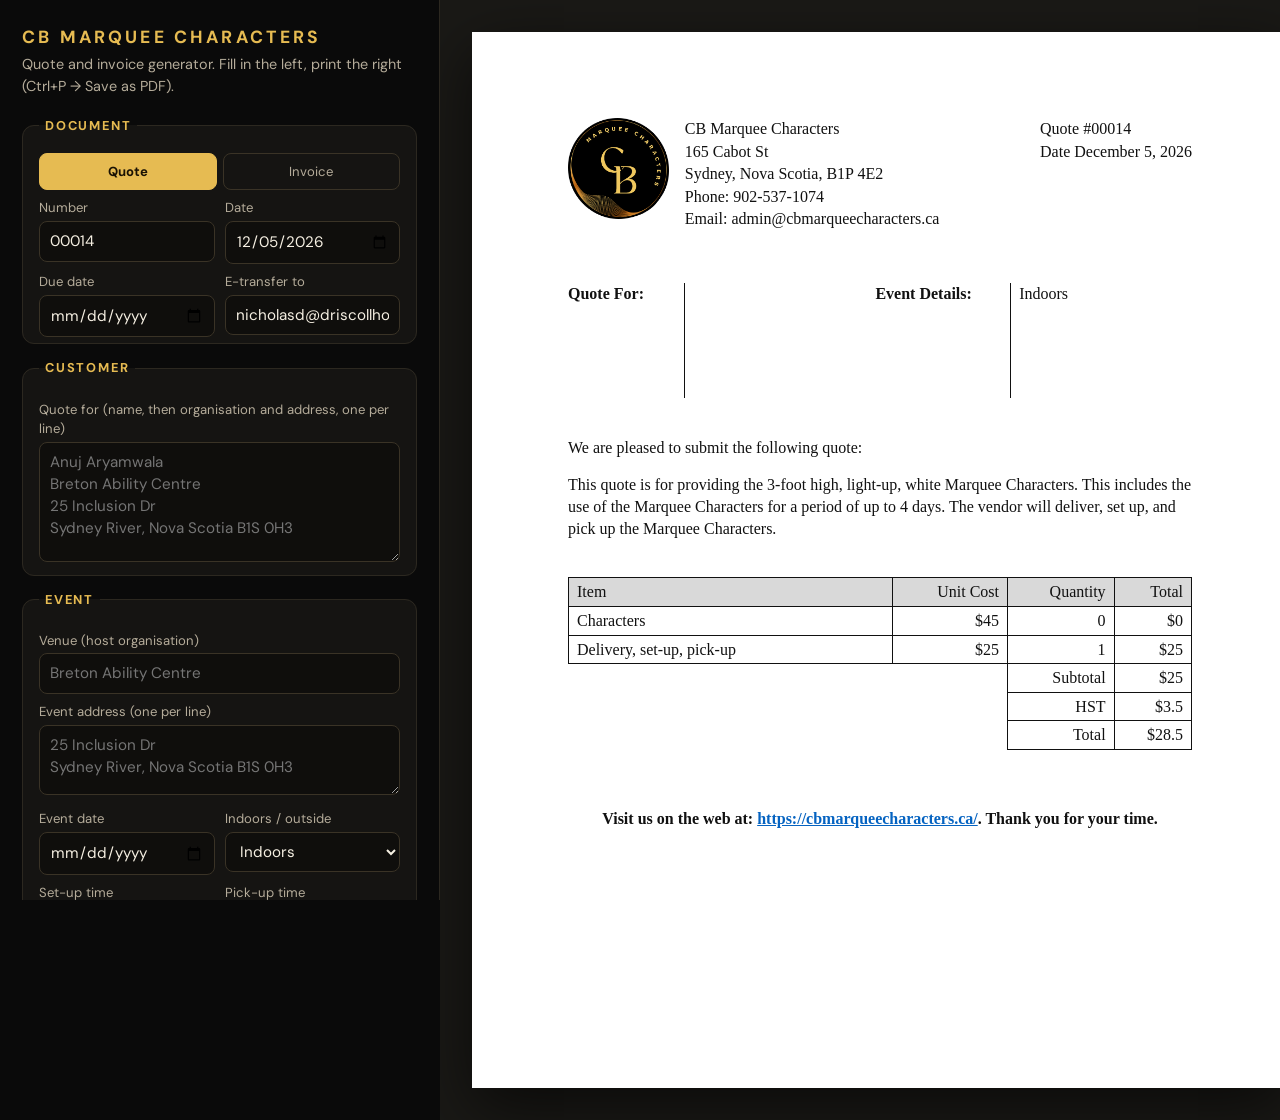
<file: quote/index.html>
<!doctype html>
<html lang="en-CA">
<head>
  <meta charset="utf-8">
  <meta name="viewport" content="width=device-width, initial-scale=1">
  <meta name="robots" content="noindex, nofollow">
  <title>Quote generator</title>
  <link rel="icon" href="../images/favicon.png" type="image/png">
  <link rel="preconnect" href="https://fonts.googleapis.com">
  <link rel="preconnect" href="https://fonts.gstatic.com" crossorigin>
  <link href="https://fonts.googleapis.com/css2?family=DM+Sans:opsz,wght@9..40,400;9..40,500;9..40,700&display=swap" rel="stylesheet">
  <style>
    :root {
      --black: #0a0a0a; --raised: #151412; --line: #2c2820; --text: #f5efe2; --muted: #b5ac9a;
      --gold: #e6bb52; --gold-ink: #1a1204;
    }
    * { box-sizing: border-box; }
    body { margin: 0; background: var(--black); color: var(--text); font: 15px/1.5 "DM Sans", system-ui, sans-serif; }
    .app { display: grid; grid-template-columns: minmax(320px, 440px) 1fr; min-height: 100vh; }
    .panel { padding: 24px 22px 60px; border-right: 1px solid var(--line); overflow-y: auto; max-height: 100vh; position: sticky; top: 0; }
    .panel h1 { font-size: 1.1rem; letter-spacing: 0.18em; text-transform: uppercase; color: var(--gold); margin: 0 0 4px; }
    .panel p.hint { color: var(--muted); font-size: 0.9rem; margin: 0 0 18px; }
    fieldset { border: 1px solid var(--line); border-radius: 12px; padding: 14px 16px 6px; margin: 0 0 14px; background: var(--raised); }
    legend { padding: 0 6px; color: var(--gold); font-weight: 700; font-size: 0.8rem; letter-spacing: 0.14em; text-transform: uppercase; }
    label { display: block; font-size: 0.82rem; color: var(--muted); margin: 8px 0 3px; }
    input, select, textarea { width: 100%; background: #0f0e0c; color: var(--text); border: 1px solid #3a3326; border-radius: 8px; padding: 8px 10px; font: inherit; font-size: 0.95rem; }
    input:focus, select:focus, textarea:focus { outline: 2px solid var(--gold); outline-offset: 0; border-color: var(--gold); }
    textarea { min-height: 120px; resize: vertical; line-height: 1.45; }
    .row { display: grid; grid-template-columns: 1fr 1fr; gap: 10px; }
    .row3 { display: grid; grid-template-columns: 1fr 1fr 1fr; gap: 10px; }
    .seg { display: flex; gap: 6px; margin-top: 4px; }
    .seg label { flex: 1; margin: 0; }
    .seg input { display: none; }
    .seg span { display: block; text-align: center; padding: 8px; border: 1px solid #3a3326; border-radius: 8px; cursor: pointer; color: var(--muted); }
    .seg input:checked + span { background: var(--gold); color: var(--gold-ink); border-color: var(--gold); font-weight: 700; }
    .check { display: flex; align-items: center; gap: 8px; margin: 10px 0 6px; color: var(--text); font-size: 0.92rem; }
    .check input { width: auto; }
    .actions { display: flex; gap: 10px; flex-wrap: wrap; margin-top: 6px; }
    button { font: inherit; font-weight: 700; border-radius: 999px; padding: 11px 20px; cursor: pointer; border: 1px solid var(--gold); background: var(--gold); color: var(--gold-ink); }
    button.ghost { background: transparent; color: var(--text); border-color: #5a4c2c; }
    .totals { font-size: 0.9rem; color: var(--muted); margin-top: 10px; }
    .totals strong { color: var(--gold); font-size: 1.05rem; }
    fieldset.private { border-style: dashed; border-color: #5a4c2c; }
    .maplink { display: block; padding: 8px 10px; border: 1px solid #3a3326; border-radius: 8px; color: var(--gold); text-decoration: none; font-size: 0.9rem; text-align: center; }
    .maplink:hover { border-color: var(--gold); }

    .preview-wrap { padding: 32px; overflow: auto; background: #1a1916; }
    /* The document: US Letter, 1" margins, like the Word originals. */
    .doc { width: 8.5in; min-height: 11in; margin: 0 auto; background: #fff; color: #111; padding: 0.9in 1in 0.8in; font: 12pt/1.35 Cambria, "Times New Roman", Georgia, serif; box-shadow: 0 20px 60px rgba(0,0,0,0.6); }
    .doc .head { display: flex; justify-content: space-between; align-items: flex-start; gap: 24px; }
    .doc .from { display: flex; gap: 16px; align-items: flex-start; }
    .doc .from img { width: 1.05in; height: 1.05in; }
    .doc .from div, .doc .meta { line-height: 1.4; }
    .doc .meta { text-align: left; white-space: nowrap; }
    .doc .parties { display: grid; grid-template-columns: 1.1in 1fr 1.3in 1fr; gap: 0 10px; margin-top: 0.55in; }
    .doc .parties b { font-weight: 700; }
    .doc .parties .col { border-left: 1px solid #111; padding-left: 8px; min-height: 1.2in; white-space: pre-line; }
    .doc .intro { margin-top: 0.4in; }
    .doc .body { margin-top: 10px; text-align: left; }
    .doc .body em { font-style: italic; }
    .doc table { border-collapse: collapse; margin: 0.4in 0 0 auto; width: 100%; }
    .doc th, .doc td { border: 1px solid #111; padding: 3px 8px; }
    .doc th { background: #d9d9d9; font-weight: 400; text-align: left; }
    .doc td.n, .doc th.n { text-align: right; }
    .doc tr.sum td { border: none; }
    .doc tr.sum td.lbl { text-align: right; border: 1px solid #111; }
    .doc tr.sum td.n { border: 1px solid #111; }
    .doc .pay { margin-top: 0.3in; }
    .doc .foot { margin-top: 0.6in; text-align: center; font-weight: 700; }
    .doc .foot a { color: #0563c1; }

    @media (max-width: 980px) { .app { grid-template-columns: 1fr; } .panel { position: static; max-height: none; border-right: 0; border-bottom: 1px solid var(--line); } .preview-wrap { padding: 16px; } .doc { transform-origin: top left; } }
    @media print {
      @page { size: letter; margin: 0; }
      body { background: #fff; }
      .app { display: block; }
      .panel { display: none !important; }
      .preview-wrap { padding: 0; background: #fff; overflow: visible; }
      .doc { box-shadow: none; margin: 0; min-height: auto; }
    }
  </style>
</head>
<body>
<div class="app">
  <aside class="panel">
    <h1>CB Marquee Characters</h1>
    <p class="hint">Quote and invoice generator. Fill in the left, print the right (Ctrl+P → Save as PDF).</p>

    <fieldset>
      <legend>Document</legend>
      <div class="seg">
        <label><input type="radio" name="kind" value="Quote" checked><span>Quote</span></label>
        <label><input type="radio" name="kind" value="Invoice"><span>Invoice</span></label>
      </div>
      <div class="row">
        <div><label for="num">Number</label><input id="num" inputmode="numeric" placeholder="00014"></div>
        <div><label for="date">Date</label><input id="date" type="date"></div>
      </div>
      <div class="row" id="due-row" hidden>
        <div><label for="due">Due date</label><input id="due" type="date"></div>
        <div><label for="etransfer">E-transfer to</label><input id="etransfer" value="nicholasd@driscollholdingsinc.com"></div>
      </div>
    </fieldset>

    <fieldset>
      <legend>Customer</legend>
      <label for="cust">Quote for (name, then organisation and address, one per line)</label>
      <textarea id="cust" placeholder="Anuj Aryamwala&#10;Breton Ability Centre&#10;25 Inclusion Dr&#10;Sydney River, Nova Scotia B1S 0H3"></textarea>
    </fieldset>

    <fieldset>
      <legend>Event</legend>
      <label for="venue">Venue (host organisation)</label><input id="venue" placeholder="Breton Ability Centre">
      <label for="addr">Event address (one per line)</label><textarea id="addr" style="min-height:70px" placeholder="25 Inclusion Dr&#10;Sydney River, Nova Scotia B1S 0H3"></textarea>
      <div class="row">
        <div><label for="edate">Event date</label><input id="edate" type="date"></div>
        <div><label for="where">Indoors / outside</label>
          <select id="where"><option>Indoors</option><option>Outside</option></select></div>
      </div>
      <div class="row">
        <div><label for="setup">Set-up time</label><input id="setup" placeholder="11:00 am"></div>
        <div><label for="pickup">Pick-up time</label><input id="pickup" placeholder="TBD"></div>
      </div>
    </fieldset>

    <fieldset>
      <legend>Characters</legend>
      <label for="word">What they'll spell</label><input id="word" placeholder="50 YEARS" autocapitalize="characters">
      <div class="row">
        <div><label for="size">Size (letters are 3-foot, numbers 4-foot)</label>
          <select id="size"><option value="3-foot">3-foot</option><option value="4-foot">4-foot</option><option value="3-foot and 4-foot">3-foot and 4-foot</option></select></div>
        <div><label for="qty">Quantity</label><input id="qty" type="number" min="0" step="1"></div>
      </div>
      <div class="row3">
        <div><label for="price">List price</label><input id="price" type="number" value="45" step="1"></div>
        <div><label for="disc">Discount / char</label><input id="disc" type="number" value="0" step="5"></div>
        <div><label for="hst">HST %</label><input id="hst" type="number" value="14" step="0.5"></div>
      </div>
      <div class="row">
        <div><label for="delivery">Delivery, set-up, pick-up</label><input id="delivery" type="number" value="25" step="5"></div>
        <div><label for="delmode">Delivery line</label>
          <select id="delmode"><option value="charge">Charged</option><option value="waived">Waived</option><option value="none">Customer picks up</option></select></div>
      </div>
      <label class="check"><input type="checkbox" id="cord"> Customer provides the extension cord</label>
    </fieldset>

    <fieldset>
      <legend>Wording</legend>
      <label for="desc">Description (auto-written from the fields; edit freely)</label>
      <textarea id="desc"></textarea>
      <button type="button" class="ghost" id="regen" style="margin-top:8px;padding:7px 14px;font-size:0.85rem">Rewrite from fields</button>
    </fieldset>

    <fieldset class="private">
      <legend>For you only (not printed)</legend>
      <p class="hint" style="margin:6px 0 0">Gas to deliver and pick up. Two round trips from 165 Cabot St unless you change it.</p>
      <div class="row3">
        <div><label for="km">One-way km</label><input id="km" type="number" min="0" step="1" placeholder="12"></div>
        <div><label for="trips">Round trips</label><input id="trips" type="number" min="1" step="1" value="2"></div>
        <div><label for="l100">L / 100 km</label><input id="l100" type="number" min="1" step="0.5" value="12"></div>
      </div>
      <div class="row">
        <div><label for="gas">Gas price $/L</label><input id="gas" type="number" min="0" step="0.01" value="1.60"></div>
        <div><label>&nbsp;</label><a class="maplink" id="maplink" href="#" target="_blank" rel="noopener">Check distance on Google Maps ↗</a></div>
      </div>
      <div class="totals" id="fuel"></div>
    </fieldset>

    <div class="totals" id="totals"></div>
    <div class="actions">
      <button type="button" id="print">Print / save PDF</button>
      <button type="button" class="ghost" id="reset">Clear</button>
    </div>
  </aside>

  <main class="preview-wrap">
    <article class="doc" id="doc">
      <div class="head">
        <div class="from">
          <img src="../images/logo.png" alt="">
          <div>CB Marquee Characters<br>165 Cabot St<br>Sydney, Nova Scotia, B1P 4E2<br>Phone: 902-537-1074<br>Email: admin@cbmarqueecharacters.ca<span id="pay-line"></span></div>
        </div>
        <div class="meta"><span id="m-kind">Quote</span> #<span id="m-num">00014</span><br>Date <span id="m-date"></span><span id="m-due"></span></div>
      </div>

      <div class="parties">
        <b id="p-label">Quote For:</b><div class="col" id="p-cust"></div>
        <b>Event Details:</b><div class="col" id="p-event"></div>
      </div>

      <p class="intro" id="p-intro">We are pleased to submit the following quote:</p>
      <p class="body" id="p-desc"></p>

      <table>
        <thead><tr><th style="width:52%">Item</th><th class="n">Unit Cost</th><th class="n">Quantity</th><th class="n">Total</th></tr></thead>
        <tbody id="p-rows"></tbody>
      </table>

      <p class="pay" id="p-pay" hidden></p>
      <p class="foot">Visit us on the web at: <a href="https://cbmarqueecharacters.ca/">https://cbmarqueecharacters.ca/</a>. Thank you for your time.</p>
    </article>
  </main>
</div>

<script>
const $ = (id) => document.getElementById(id);
const fields = ['num','date','due','etransfer','cust','venue','addr','edate','where','setup','pickup','word','size','qty','price','disc','hst','delivery','delmode','cord','desc','km','trips','l100','gas'];
const STORE = 'cbmc-quote-draft';
let descTouched = false;

const money = (n) => '$' + (Math.round(n * 100) / 100).toLocaleString('en-CA', { minimumFractionDigits: 0, maximumFractionDigits: 2 });
const longDate = (iso) => iso ? new Date(iso + 'T12:00:00').toLocaleDateString('en-CA', { year: 'numeric', month: 'long', day: 'numeric' }) : '';
const kind = () => document.querySelector('input[name=kind]:checked').value;
const charCount = (w) => w.replace(/\s/g, '').length;

function writeDescription() {
  const q = kind() === 'Quote';
  const word = $('word').value.trim().toUpperCase();
  const venue = $('venue').value.trim();
  const hosted = venue ? ` for an event hosted by${$('where').value === 'Outside' || /centre|center|hall|church|school|park/i.test(venue) ? ' and at' : ''} the ${venue}` : '';
  let s = `This ${q ? 'quote' : 'invoice'} is for providing the ${$('size').value} high, light-up, white Marquee Characters${word ? ' ' + word : ''}${hosted}. This includes the use of the Marquee Characters for a period of up to 4 days.`;
  const mode = $('delmode').value;
  if (mode === 'none') {
    s += ' The customer will pick up and return the Marquee Characters at 165 Cabot St, Sydney NS.';
  } else {
    s += ' The vendor will deliver, set up, and pick up the Marquee Characters.';
    const su = $('setup').value.trim(), pu = $('pickup').value.trim();
    if (su || pu) s += ` The set-up time is ${su || 'TBD'} and the pick-up time is ${pu || 'TBD'}.`;
  }
  const disc = Number($('disc').value) || 0;
  if (disc > 0) s += ` The price has been discounted by $${disc} per character.`;
  if (mode === 'waived') s += ' The delivery fee has been waived.';
  if ($('cord').checked) s += ` Electrical extension cord is to be provided by ${venue ? 'the ' + venue : 'the customer'}.`;
  return s;
}

function render() {
  const q = kind() === 'Quote';
  $('due-row').hidden = q;
  $('m-kind').textContent = kind();
  $('m-num').textContent = ($('num').value || '').padStart(5, '0') || '00000';
  $('m-date').textContent = longDate($('date').value);
  $('m-due').innerHTML = (!q && $('due').value) ? `<br>Due Date ${longDate($('due').value)}` : '';
  $('p-label').textContent = q ? 'Quote For:' : 'Invoice For:';
  $('p-intro').textContent = q ? 'We are pleased to submit the following quote:' : 'Invoice for the following:';
  $('p-cust').textContent = $('cust').value;
  const ev = [$('where').value, $('venue').value, $('addr').value, longDate($('edate').value)].filter(Boolean).join('\n');
  $('p-event').textContent = ev;
  $('pay-line').innerHTML = q ? '' : `<br>Pay e-transfer to: ${$('etransfer').value}`;

  if (!descTouched) $('desc').value = writeDescription();
  const d = $('desc').value;
  const m = d.match(/(The price has been discounted by \$\d+ per character\.)/);
  $('p-desc').innerHTML = m ? d.replace(m[1], `<em>${m[1]}</em>`) : d;

  const qty = Number($('qty').value) || 0;
  const unit = Math.max(0, (Number($('price').value) || 0) - (Number($('disc').value) || 0));
  const del = Number($('delivery').value) || 0;
  const mode = $('delmode').value;
  const delTotal = mode === 'charge' ? del : 0;
  const sub = qty * unit + delTotal;
  const hst = sub * (Number($('hst').value) || 0) / 100;
  const rows = [`<tr><td>Characters</td><td class="n">${money(unit)}</td><td class="n">${qty}</td><td class="n">${money(qty * unit)}</td></tr>`];
  if (mode === 'charge') rows.push(`<tr><td>Delivery, set-up, pick-up</td><td class="n">${money(del)}</td><td class="n">1</td><td class="n">${money(del)}</td></tr>`);
  if (mode === 'waived') rows.push(`<tr><td>Delivery, set-up, pick-up</td><td class="n">${money(del)}</td><td class="n">1</td><td class="n">(Waived) $0</td></tr>`);
  rows.push(`<tr class="sum"><td></td><td></td><td class="lbl">Subtotal</td><td class="n">${money(sub)}</td></tr>`);
  rows.push(`<tr class="sum"><td></td><td></td><td class="lbl">HST</td><td class="n">${money(hst)}</td></tr>`);
  rows.push(`<tr class="sum"><td></td><td></td><td class="lbl">Total</td><td class="n">${money(sub + hst)}</td></tr>`);
  $('p-rows').innerHTML = rows.join('');
  $('p-pay').hidden = q || !$('due').value;
  $('p-pay').textContent = q ? '' : `Please make payment by ${longDate($('due').value)} via e-transfer to ${$('etransfer').value}. Thank you for choosing CB Marquee Characters!`;
  $('totals').innerHTML = `${qty} characters × ${money(unit)}${delTotal ? ' + ' + money(delTotal) + ' delivery' : ''} = ${money(sub)} · HST ${money(hst)} · <strong>Total ${money(sub + hst)}</strong>`;

  // private fuel estimate: one-way km × 2 legs × round trips
  const km = Number($('km').value) || 0, trips = Number($('trips').value) || 0;
  const litres = km * 2 * trips * (Number($('l100').value) || 0) / 100;
  const fuel = litres * (Number($('gas').value) || 0);
  const dest = [$('venue').value, $('addr').value.split(String.fromCharCode(10)).join(', ')].filter(Boolean).join(', ');
  $('maplink').href = 'https://www.google.com/maps/dir/?api=1&origin=' + encodeURIComponent('165 Cabot St, Sydney, NS B1P 4E2') + '&destination=' + encodeURIComponent(dest || 'Sydney, NS');
  $('fuel').innerHTML = km
    ? `${km * 2 * trips} km driven · ${litres.toFixed(1)} L · <strong>about $${fuel.toFixed(2)} in gas</strong>${delTotal ? ` against a $${delTotal} delivery fee` : mode === 'waived' ? ' with delivery waived' : ''}`
    : 'Enter the one-way distance to see the gas cost.';

  const draft = {}; fields.forEach((f) => draft[f] = $(f).type === 'checkbox' ? $(f).checked : $(f).value); draft.kind = kind(); draft.descTouched = descTouched;
  try { localStorage.setItem(STORE, JSON.stringify(draft)); } catch (e) {}
}

function load() {
  let d = null; try { d = JSON.parse(localStorage.getItem(STORE)); } catch (e) {}
  const today = new Date(); const iso = today.toLocaleDateString('en-CA');
  if (d) {
    fields.forEach((f) => { if (f in d) { if ($(f).type === 'checkbox') $(f).checked = d[f]; else $(f).value = d[f]; } });
    document.querySelector(`input[name=kind][value=${d.kind || 'Quote'}]`).checked = true;
    descTouched = !!d.descTouched;
  } else {
    $('date').value = iso; $('num').value = '00014';
  }
  if (!$('date').value) $('date').value = iso;
}

document.querySelectorAll('input, select, textarea').forEach((el) => {
  el.addEventListener('input', (e) => {
    if (e.target.id === 'word') {
      const n = charCount(e.target.value); if (n) $('qty').value = n;
      const hasLetters = /[A-Za-z]/.test(e.target.value), hasDigits = /[0-9]/.test(e.target.value);
      $('size').value = hasLetters && hasDigits ? '3-foot and 4-foot' : hasDigits ? '4-foot' : '3-foot';
    }
    if (e.target.id === 'desc') descTouched = true;
    render();
  });
  el.addEventListener('change', render);
});
$('regen').addEventListener('click', () => { descTouched = false; render(); });
$('print').addEventListener('click', () => window.print());
$('reset').addEventListener('click', () => {
  if (!confirm('Clear the form?')) return;
  const keep = { num: String(Number($('num').value || 0) + 1).padStart(5, '0'), price: $('price').value, hst: $('hst').value, delivery: $('delivery').value, etransfer: $('etransfer').value, trips: $('trips').value, l100: $('l100').value, gas: $('gas').value };
  localStorage.removeItem(STORE); descTouched = false;
  fields.forEach((f) => { if ($(f).type === 'checkbox') $(f).checked = false; else if (!(f in keep)) $(f).value = ''; });
  Object.entries(keep).forEach(([k, v]) => $(k).value = v);
  $('date').value = new Date().toLocaleDateString('en-CA'); $('disc').value = 0; $('delmode').value = 'charge'; $('size').value = '3-foot'; $('where').value = 'Indoors';
  document.querySelector('input[name=kind][value=Quote]').checked = true;
  render();
});
load(); render();
</script>
</body>
</html>
</file>
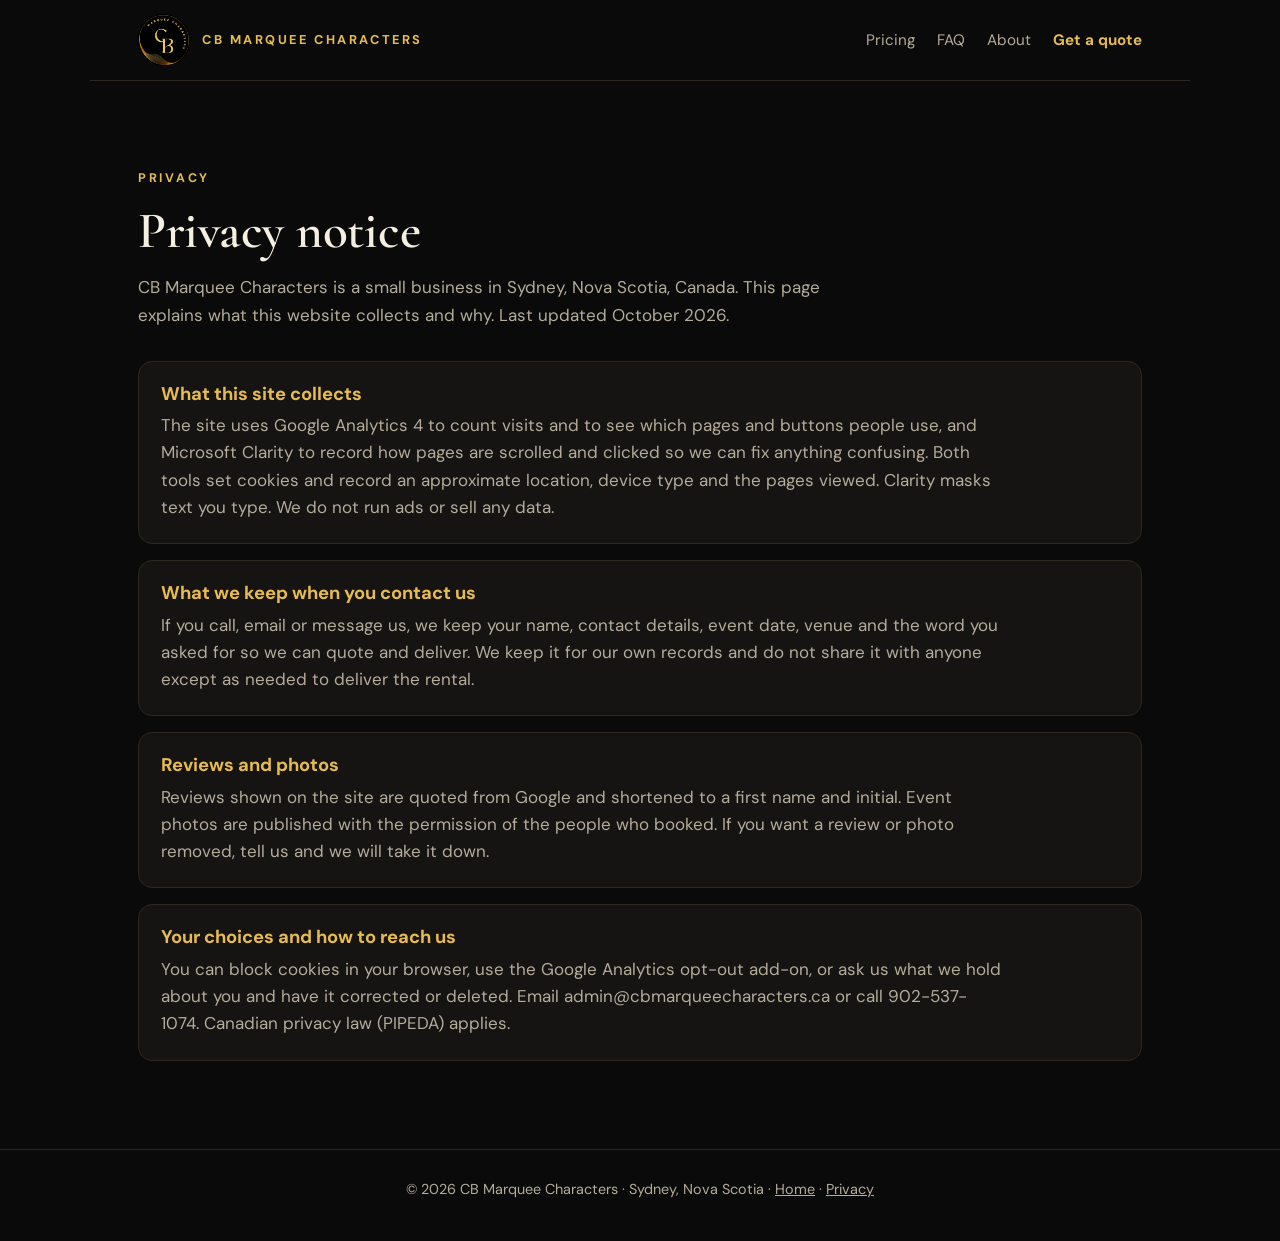
<file: privacy.html>
<!doctype html>
<html lang="en-CA">
<head>
  <meta charset="utf-8">
  <meta name="viewport" content="width=device-width, initial-scale=1">
  <title>Privacy Notice | CB Marquee Characters</title>
  <meta name="description" content="How cbmarqueecharacters.ca uses Google Analytics and Microsoft Clarity, what is collected, and how to contact CB Marquee Characters about your information.">
  <link rel="canonical" href="https://cbmarqueecharacters.ca/privacy.html">
  <meta name="theme-color" content="#0a0a0a">
  <link rel="icon" href="images/favicon.png" type="image/png">
  <link rel="preconnect" href="https://fonts.googleapis.com">
  <link rel="preconnect" href="https://fonts.gstatic.com" crossorigin>
  <link href="https://fonts.googleapis.com/css2?family=Alfa+Slab+One&family=Cormorant+Garamond:wght@500;600&family=DM+Sans:opsz,wght@9..40,400;9..40,500;9..40,700&display=swap" rel="stylesheet">
  <link rel="stylesheet" href="styles.css">
</head>
<body>
  <a class="skip-link" href="#main">Skip to content</a>
  <header class="site-header">
    <a class="brand" href="/" aria-label="CB Marquee Characters, home">
      <img src="images/logo.png" alt="" width="52" height="52">
      <span>CB Marquee Characters</span>
    </a>
    <nav aria-label="Main">
      <a href="/#pricing">Pricing</a>
      <a href="/#faq">FAQ</a>
      <a href="/#about">About</a>
      <a class="nav-cta" href="/#contact">Get a quote</a>
    </nav>
  </header>
  <main id="main">
    <section class="band" id="privacy">
      <p class="eyebrow">Privacy</p>
      <h2>Privacy notice</h2>
      <p class="lede">CB Marquee Characters is a small business in Sydney, Nova Scotia, Canada. This page explains what this website collects and why. Last updated October 2026.</p>
      <div class="faq">
        <div class="faq-item">
          <h3>What this site collects</h3>
          <p>The site uses Google Analytics 4 to count visits and to see which pages and buttons people use, and Microsoft Clarity to record how pages are scrolled and clicked so we can fix anything confusing. Both tools set cookies and record an approximate location, device type and the pages viewed. Clarity masks text you type. We do not run ads or sell any data.</p>
        </div>
        <div class="faq-item">
          <h3>What we keep when you contact us</h3>
          <p>If you call, email or message us, we keep your name, contact details, event date, venue and the word you asked for so we can quote and deliver. We keep it for our own records and do not share it with anyone except as needed to deliver the rental.</p>
        </div>
        <div class="faq-item">
          <h3>Reviews and photos</h3>
          <p>Reviews shown on the site are quoted from Google and shortened to a first name and initial. Event photos are published with the permission of the people who booked. If you want a review or photo removed, tell us and we will take it down.</p>
        </div>
        <div class="faq-item">
          <h3>Your choices and how to reach us</h3>
          <p>You can block cookies in your browser, use the Google Analytics opt-out add-on, or ask us what we hold about you and have it corrected or deleted. Email admin@cbmarqueecharacters.ca or call 902-537-1074. Canadian privacy law (PIPEDA) applies.</p>
        </div>
      </div>
    </section>
  </main>
  <footer class="site-footer">
    <p>&copy; 2026 CB Marquee Characters · Sydney, Nova Scotia · <a href="/">Home</a> · <a href="/privacy.html">Privacy</a></p>
  </footer>
</body>
</html>
</file>
<file: styles.css>
:root {
  --black: #0a0a0a;
  --raised: #151412;
  --line: #2c2820;
  --text: #f5efe2;
  --text-muted: #b5ac9a;
  --gold: #e6bb52;
  --gold-deep: #c8862a;
  --gold-ink: #1a1204;
  --casing: #fffaf0;
  --bulb: #ffc861;
  --slab: "Alfa Slab One", Rockwell, "Rockwell Extra Bold", Georgia, serif;
  --serif: "Cormorant Garamond", Georgia, "Times New Roman", serif;
  --body: "DM Sans", system-ui, -apple-system, "Segoe UI", sans-serif;
  --gutter: clamp(16px, 5vw, 48px);
  --measure: 1100px;
}

*,
*::before,
*::after { box-sizing: border-box; }

html { scroll-behavior: smooth; }

body {
  margin: 0;
  background: var(--black);
  color: var(--text);
  font-family: var(--body);
  font-size: 1.0625rem;
  line-height: 1.6;
  -webkit-font-smoothing: antialiased;
}

h1, h2, h3 { line-height: 1.12; margin: 0; text-wrap: balance; }
p, dl, dd, figure { margin: 0; }
ul, ol { margin: 0; padding: 0; list-style: none; }
a { color: inherit; }
img { display: block; max-width: 100%; height: auto; }

:focus-visible {
  outline: 3px solid var(--gold);
  outline-offset: 3px;
  border-radius: 4px;
}

.skip-link {
  position: absolute;
  left: -999px;
  top: 8px;
  background: var(--gold);
  color: var(--gold-ink);
  padding: 8px 14px;
  border-radius: 6px;
  z-index: 10;
}
.skip-link:focus { left: 8px; }

/* Header */

.site-header {
  display: flex;
  flex-wrap: wrap;
  align-items: center;
  justify-content: space-between;
  gap: 8px 24px;
  max-width: var(--measure);
  margin: 0 auto;
  padding: 14px var(--gutter);
}

.brand {
  display: flex;
  align-items: center;
  gap: 12px;
  text-decoration: none;
  font-size: 0.8rem;
  font-weight: 700;
  letter-spacing: 0.2em;
  text-transform: uppercase;
  color: var(--gold);
}
.brand img { width: 52px; height: 52px; }

.site-header nav {
  display: flex;
  flex-wrap: wrap;
  align-items: center;
  gap: 4px clamp(14px, 3vw, 22px);
  font-size: 0.95rem;
}
.site-header nav a {
  text-decoration: none;
  color: var(--text-muted);
  padding: 6px 0;
  transition: color 0.15s;
}
.site-header nav a:hover { color: var(--text); }
.site-header nav .nav-cta { color: var(--gold); font-weight: 700; }

/* Shared type */

.eyebrow {
  color: var(--gold);
  font-size: 0.78rem;
  font-weight: 700;
  letter-spacing: 0.22em;
  text-transform: uppercase;
  margin-bottom: 14px;
}

h1, h2 {
  font-family: var(--serif);
  font-weight: 600;
  letter-spacing: -0.005em;
}

.lede {
  color: var(--text-muted);
  max-width: 62ch;
  margin-top: 14px;
}

.actions {
  display: flex;
  flex-wrap: wrap;
  gap: 12px;
  margin-top: 28px;
}

.button {
  display: inline-flex;
  align-items: center;
  justify-content: center;
  background: var(--gold);
  color: var(--gold-ink);
  border: 1px solid var(--gold);
  border-radius: 999px;
  padding: 13px 24px;
  font-weight: 700;
  text-decoration: none;
  transition: background 0.15s, border-color 0.15s, color 0.15s;
}
.button:hover { background: #f2cc6e; border-color: #f2cc6e; }
.button-ghost {
  background: transparent;
  color: var(--text);
  border-color: #5a4c2c;
  overflow-wrap: anywhere;
}
.button-ghost:hover { background: var(--raised); border-color: var(--gold); }

/* Hero */

.hero {
  max-width: var(--measure);
  margin: 0 auto;
  padding: clamp(28px, 6vw, 64px) var(--gutter) 0;
}
.hero-copy { text-align: center; }
.hero h1 {
  font-size: clamp(2.3rem, 6.4vw, 4.4rem);
  max-width: 22ch;
  margin: 0 auto;
}
.hero-sub {
  color: var(--text-muted);
  font-size: clamp(1.05rem, 2vw, 1.2rem);
  max-width: 52ch;
  margin: 18px auto 0;
}
.hero .actions { justify-content: center; }

.hero-photo {
  width: 100%;
  aspect-ratio: 16 / 9;
  object-fit: cover;
  object-position: 50% 10%;
  margin-top: clamp(24px, 5vw, 48px);
  -webkit-mask-image: linear-gradient(to bottom, transparent 0, #000 7%, #000 80%, transparent 100%);
  mask-image: linear-gradient(to bottom, transparent 0, #000 7%, #000 80%, transparent 100%);
}

/* Facts strip */

.facts {
  max-width: var(--measure);
  margin: 0 auto;
  padding: clamp(8px, 2vw, 16px) var(--gutter) clamp(32px, 6vw, 64px);
}
.facts ul {
  display: grid;
  grid-template-columns: repeat(auto-fit, minmax(190px, 1fr));
  border: 1px solid var(--line);
  border-radius: 16px;
  background: var(--raised);
  overflow: hidden;
  gap: 1px;
}
.facts li {
  padding: 20px 22px;
  background: var(--raised);
  outline: 1px solid var(--line);
}
.facts strong {
  display: block;
  font-family: var(--serif);
  font-size: 1.7rem;
  font-weight: 600;
  line-height: 1.15;
  color: var(--gold);
}
.facts span { color: var(--text-muted); font-size: 0.95rem; }

/* Content bands */

.band {
  max-width: var(--measure);
  margin: 0 auto;
  padding: clamp(44px, 7vw, 88px) var(--gutter);
  border-top: 1px solid var(--line);
}
.band h2 { font-size: clamp(2rem, 5vw, 3.2rem); }

/* Gallery */

.gallery {
  display: grid;
  grid-template-columns: repeat(auto-fit, minmax(min(100%, 300px), 1fr));
  gap: 16px;
  margin-top: 32px;
}
.gallery li {
  background: var(--raised);
  border: 1px solid var(--line);
  border-radius: 14px;
  overflow: hidden;
}
.gallery img { width: 100%; aspect-ratio: 3 / 2; object-fit: cover; }
.gallery p { padding: 12px 16px 14px; font-size: 0.95rem; color: var(--text-muted); }

/* Word preview */

.stage {
  position: relative;
  margin: clamp(28px, 5vw, 48px) auto 0;
  padding: 0 0 clamp(28px, 5vw, 48px);
}

/* Each character is a Cycles render of the real letter (tools/render_letters.py).
   Every image is 57 in tall (47 in letter + 5 in of air top and bottom), so one
   CSS variable, --inch, scales the whole row and the overlap between letters. */
.marquee {
  --row-h: 300px;                     /* height of a 4 ft number image (57 in incl. 5 in of air top and bottom) */
  --inch: calc(var(--row-h) / 57);
  display: flex;
  justify-content: center;
  align-items: flex-end;
  min-height: var(--row-h);
  padding: 0 calc(var(--inch) * 2);
}
.marquee img {
  --h-in: 57;                          /* set per image from metrics: letter or number height + 10 in of air */
  height: calc(var(--inch) * var(--h-in));
  width: auto;
  margin-inline: calc(var(--inch) * -3.6);   /* the 5 in of air overlaps so letters sit ~3 in apart */
  filter: drop-shadow(0 0 calc(var(--inch) * 1.2) rgba(255, 196, 110, 0.35));
  animation: switch-on 0.7s both;
  animation-delay: calc(var(--i, 0) * 90ms);
}
.marquee .is-space { width: calc(var(--inch) * 14); flex: none; }
.marquee.is-3d { position: absolute; inset: 0; opacity: 0; pointer-events: none; }

/* Real-time 3D view (viewer.js) sits in the same stage; the images stay underneath until it is ready. */
.stage-3d { display: block; width: 100%; height: 0; opacity: 0; transition: opacity 0.6s; border-radius: 14px; cursor: grab; }
.stage-3d:active { cursor: grabbing; }
.stage-3d.is-ready { opacity: 1; }
.stage-hint { display: none; text-align: center; color: var(--text-muted); font-size: 0.85rem; margin-top: 6px; }
.stage-hint.is-ready { display: block; }
.stage:has(.stage-3d.is-ready) .stage-floor { display: none; }

@keyframes switch-on {
  0% { opacity: 0.12; filter: none; }
  35% { opacity: 1; }
  48% { opacity: 0.35; }
  60%, 100% { opacity: 1; }
}

.stage-floor {
  position: absolute;
  left: 50%;
  bottom: 0;
  width: min(100%, 900px);
  height: clamp(28px, 5vw, 48px);
  transform: translateX(-50%);
  background: radial-gradient(ellipse at 50% 0, rgba(255, 190, 90, 0.3), rgba(255, 190, 90, 0) 68%);
  border-top: 1px solid rgba(255, 220, 150, 0.22);
}

.preview {
  max-width: 580px;
  margin: clamp(20px, 4vw, 32px) auto 0;
}
.preview label { display: block; font-weight: 700; margin-bottom: 8px; }
.preview-row { display: flex; flex-wrap: wrap; gap: 10px; }
.preview input {
  flex: 1 1 200px;
  min-width: 0;
  background: var(--raised);
  color: var(--text);
  border: 1px solid #5a4c2c;
  border-radius: 999px;
  padding: 13px 20px;
  font: inherit;
  font-weight: 700;
  letter-spacing: 0.12em;
  text-transform: uppercase;
}
.preview input:focus-visible { outline-offset: 0; border-color: var(--gold); }
.preview-summary {
  color: var(--text-muted);
  font-size: 0.95rem;
  margin-top: 12px;
  min-height: 1.6em;
}

/* Individual letters */

.letter-strip {
  display: grid;
  grid-template-columns: repeat(auto-fill, minmax(104px, 1fr));
  gap: 10px;
  margin-top: 32px;
}
.letter-strip img {
  width: 100%;
  aspect-ratio: 3 / 4;
  object-fit: cover;
  border-radius: 10px;
  border: 1px solid var(--line);
}

.daylight {
  display: grid;
  grid-template-columns: repeat(auto-fit, minmax(min(100%, 280px), 1fr));
  align-items: center;
  gap: 16px 28px;
  margin-top: 28px;
}
.daylight img { border-radius: 14px; border: 1px solid var(--line); }
.daylight figcaption {
  font-family: var(--serif);
  font-size: clamp(1.4rem, 3vw, 1.9rem);
  line-height: 1.2;
  color: var(--gold);
}

/* Set-up needs */

.needs {
  display: grid;
  grid-template-columns: repeat(auto-fit, minmax(220px, 1fr));
  gap: 16px;
  margin-top: 32px;
}
.needs li {
  background: var(--raised);
  border: 1px solid var(--line);
  border-radius: 14px;
  padding: 22px;
}
.needs h3 { font-size: 1.1rem; margin-bottom: 8px; color: var(--gold); }
.needs p { color: var(--text-muted); }
.needs-note { margin-top: 24px; max-width: 62ch; }

/* Reviews */
.reviews {
  list-style: none;
  display: grid;
  grid-template-columns: repeat(auto-fit, minmax(260px, 1fr));
  gap: 16px;
  margin: 32px 0 0;
  padding: 0;
}
.reviews li {
  background: var(--raised);
  border: 1px solid var(--line);
  border-radius: 14px;
  padding: 22px;
  display: flex;
  flex-direction: column;
  gap: 12px;
}
.reviews .stars { color: var(--gold); letter-spacing: 2px; font-size: 1.1rem; }
.reviews blockquote { margin: 0; font-family: var(--serif); font-size: 1.2rem; line-height: 1.45; flex: 1; }
.reviews .reviewer { font-weight: 600; }
.reviews .reviewer span { display: block; font-weight: 400; font-size: 0.85rem; color: var(--text-muted); }
.contact-foot { margin-top: 24px; color: var(--text-muted); }
.contact-foot a { color: var(--gold); }

/* Pricing */

.rates {
  display: grid;
  grid-template-columns: repeat(auto-fit, minmax(min(100%, 280px), 1fr));
  gap: 16px;
  margin-top: 32px;
}
.rates > div {
  background: var(--raised);
  border: 1px solid var(--line);
  border-radius: 14px;
  padding: 24px;
}
.rates dt { color: var(--text-muted); font-weight: 500; }
.rates dd:not(.rate-note) {
  font-family: var(--serif);
  font-size: 3.4rem;
  font-weight: 600;
  line-height: 1.1;
  color: var(--gold);
}
.rate-note { color: var(--text-muted); font-size: 0.95rem; margin-top: 6px; }
.rates-foot { color: var(--text-muted); margin-top: 20px; }

/* Contact */

.contact { text-align: center; }
.contact img { margin: 0 auto 20px; }
.contact .lede { margin-left: auto; margin-right: auto; }
.contact .actions { justify-content: center; }

.site-footer {
  border-top: 1px solid var(--line);
  padding: 28px var(--gutter) 40px;
  text-align: center;
  color: var(--text-muted);
  font-size: 0.9rem;
}

@media (prefers-reduced-motion: reduce) {
  html { scroll-behavior: auto; }
  .marquee img { animation: none; }
}

/* Chat widget (chat.js) */

.visually-hidden {
  position: absolute;
  width: 1px; height: 1px;
  overflow: hidden;
  clip: rect(0 0 0 0);
  white-space: nowrap;
}

.chat { position: fixed; right: 16px; bottom: 16px; z-index: 50; font-size: 0.97rem; }

.chat-toggle {
  display: inline-flex;
  align-items: center;
  gap: 8px;
  background: var(--gold);
  color: var(--gold-ink);
  border: 1px solid var(--gold);
  border-radius: 999px;
  padding: 13px 20px 13px 16px;
  font: inherit;
  font-weight: 700;
  cursor: pointer;
  box-shadow: 0 8px 28px rgba(230, 187, 82, 0.28), 0 2px 8px rgba(0, 0, 0, 0.5);
  transition: background 0.15s, transform 0.15s;
}
.chat-toggle:hover { background: #f2cc6e; transform: translateY(-1px); }
.chat.is-open .chat-toggle { display: none; }

.chat-panel {
  width: min(380px, calc(100vw - 32px));
  height: min(600px, calc(100vh - 32px));
  display: flex;
  flex-direction: column;
  background: var(--raised);
  border: 1px solid #5a4c2c;
  border-radius: 18px;
  box-shadow: 0 24px 60px rgba(0, 0, 0, 0.6);
  overflow: hidden;
}
.chat-panel[hidden] { display: none; }

.chat-head {
  display: flex;
  align-items: center;
  gap: 12px;
  padding: 12px 14px;
  border-bottom: 1px solid var(--line);
  background: var(--black);
}
.chat-head div { flex: 1; display: flex; flex-direction: column; line-height: 1.25; }
.chat-head strong { color: var(--gold); font-size: 0.85rem; letter-spacing: 0.08em; text-transform: uppercase; }
.chat-head span { color: var(--text-muted); font-size: 0.8rem; }
.chat-close {
  background: none;
  border: 0;
  color: var(--text-muted);
  font-size: 1.6rem;
  line-height: 1;
  cursor: pointer;
  padding: 4px 8px;
  border-radius: 8px;
}
.chat-close:hover { color: var(--text); background: var(--raised); }

.chat-log {
  flex: 1;
  overflow-y: auto;
  padding: 16px 14px 8px;
  display: flex;
  flex-direction: column;
  gap: 10px;
  overscroll-behavior: contain;
}
.chat-msg {
  max-width: 88%;
  padding: 10px 14px;
  border-radius: 16px;
  line-height: 1.5;
  white-space: pre-wrap;
  overflow-wrap: anywhere;
}
.chat-msg.is-assistant {
  align-self: flex-start;
  background: #1f1c17;
  border: 1px solid var(--line);
  border-bottom-left-radius: 4px;
}
.chat-msg.is-user {
  align-self: flex-end;
  background: var(--gold);
  color: var(--gold-ink);
  border-bottom-right-radius: 4px;
}
.chat-msg.is-typing { min-width: 56px; }
.chat-msg.is-typing::after {
  content: "";
  display: inline-block;
  width: 8px; height: 8px;
  border-radius: 50%;
  background: var(--gold);
  box-shadow: 14px 0 0 rgba(230, 187, 82, 0.5), 28px 0 0 rgba(230, 187, 82, 0.25);
  animation: chat-dots 1s infinite;
}
@keyframes chat-dots {
  0%, 100% { opacity: 0.4; }
  50% { opacity: 1; }
}

.chat-preview {
  display: inline-flex;
  align-items: center;
  gap: 6px;
  margin-top: 10px;
  background: transparent;
  color: var(--gold);
  border: 1px solid var(--gold);
  border-radius: 999px;
  padding: 7px 14px;
  font: inherit;
  font-weight: 700;
  font-size: 0.9rem;
  cursor: pointer;
  white-space: normal;
}
.chat-preview:hover { background: var(--gold); color: var(--gold-ink); }

.chat-suggest {
  display: flex;
  flex-wrap: wrap;
  gap: 6px;
  padding: 4px 14px 8px;
}
.chat-suggest:empty { display: none; }
.chat-suggest button {
  background: transparent;
  color: var(--text);
  border: 1px solid #5a4c2c;
  border-radius: 999px;
  padding: 6px 12px;
  font: inherit;
  font-size: 0.85rem;
  cursor: pointer;
}
.chat-suggest button:hover { border-color: var(--gold); color: var(--gold); }

.chat-form {
  display: flex;
  align-items: flex-end;
  gap: 8px;
  padding: 10px 12px;
  border-top: 1px solid var(--line);
}
.chat-form textarea {
  flex: 1;
  min-width: 0;
  resize: none;
  background: var(--black);
  color: var(--text);
  border: 1px solid #5a4c2c;
  border-radius: 16px;
  padding: 10px 14px;
  font: inherit;
  line-height: 1.4;
  max-height: 120px;
}
.chat-form textarea:focus-visible { outline-offset: 0; border-color: var(--gold); }
.chat-form button {
  flex: none;
  width: 42px; height: 42px;
  display: inline-flex;
  align-items: center;
  justify-content: center;
  background: var(--gold);
  color: var(--gold-ink);
  border: 0;
  border-radius: 50%;
  cursor: pointer;
}
.chat-form button:disabled { opacity: 0.5; cursor: default; }

.chat-foot {
  padding: 0 14px 10px;
  color: var(--text-muted);
  font-size: 0.75rem;
  text-align: center;
}

@media (max-width: 640px) {
  .chat { right: 12px; bottom: 12px; }
  .chat.is-open { inset: 0; }
  .chat-panel { width: 100%; height: 100%; border-radius: 0; border: 0; }
}

@media (prefers-reduced-motion: reduce) {
  .chat-msg.is-typing::after { animation: none; }
}

/* FAQ */

.faq {
  display: grid;
  gap: 16px;
  margin-top: 32px;
}
.faq-item {
  background: var(--raised);
  border: 1px solid var(--line);
  border-radius: 14px;
  padding: 22px;
}
.faq-item h3 { font-size: 1.15rem; margin-bottom: 8px; color: var(--gold); }
.faq-item p { color: var(--text-muted); max-width: 70ch; }

/* Planning guide */

.byline { color: var(--text-muted); font-size: 0.95rem; margin-top: 10px; }
.byline .author { color: var(--gold); font-weight: 600; }
.guide {
  counter-reset: step;
  list-style: none;
  padding: 0;
  margin: 32px 0 0;
  display: grid;
  gap: 16px;
}
.guide li {
  background: var(--raised);
  border: 1px solid var(--line);
  border-radius: 14px;
  padding: 22px 22px 22px 64px;
  position: relative;
}
.guide li::before {
  counter-increment: step;
  content: counter(step);
  position: absolute;
  left: 22px;
  top: 20px;
  width: 28px;
  height: 28px;
  border-radius: 50%;
  background: var(--gold);
  color: #0a0a0a;
  font-weight: 700;
  display: grid;
  place-items: center;
}
.guide h3 { font-size: 1.1rem; margin-bottom: 8px; color: var(--gold); }
.guide p { color: var(--text-muted); max-width: 70ch; }
</file>
